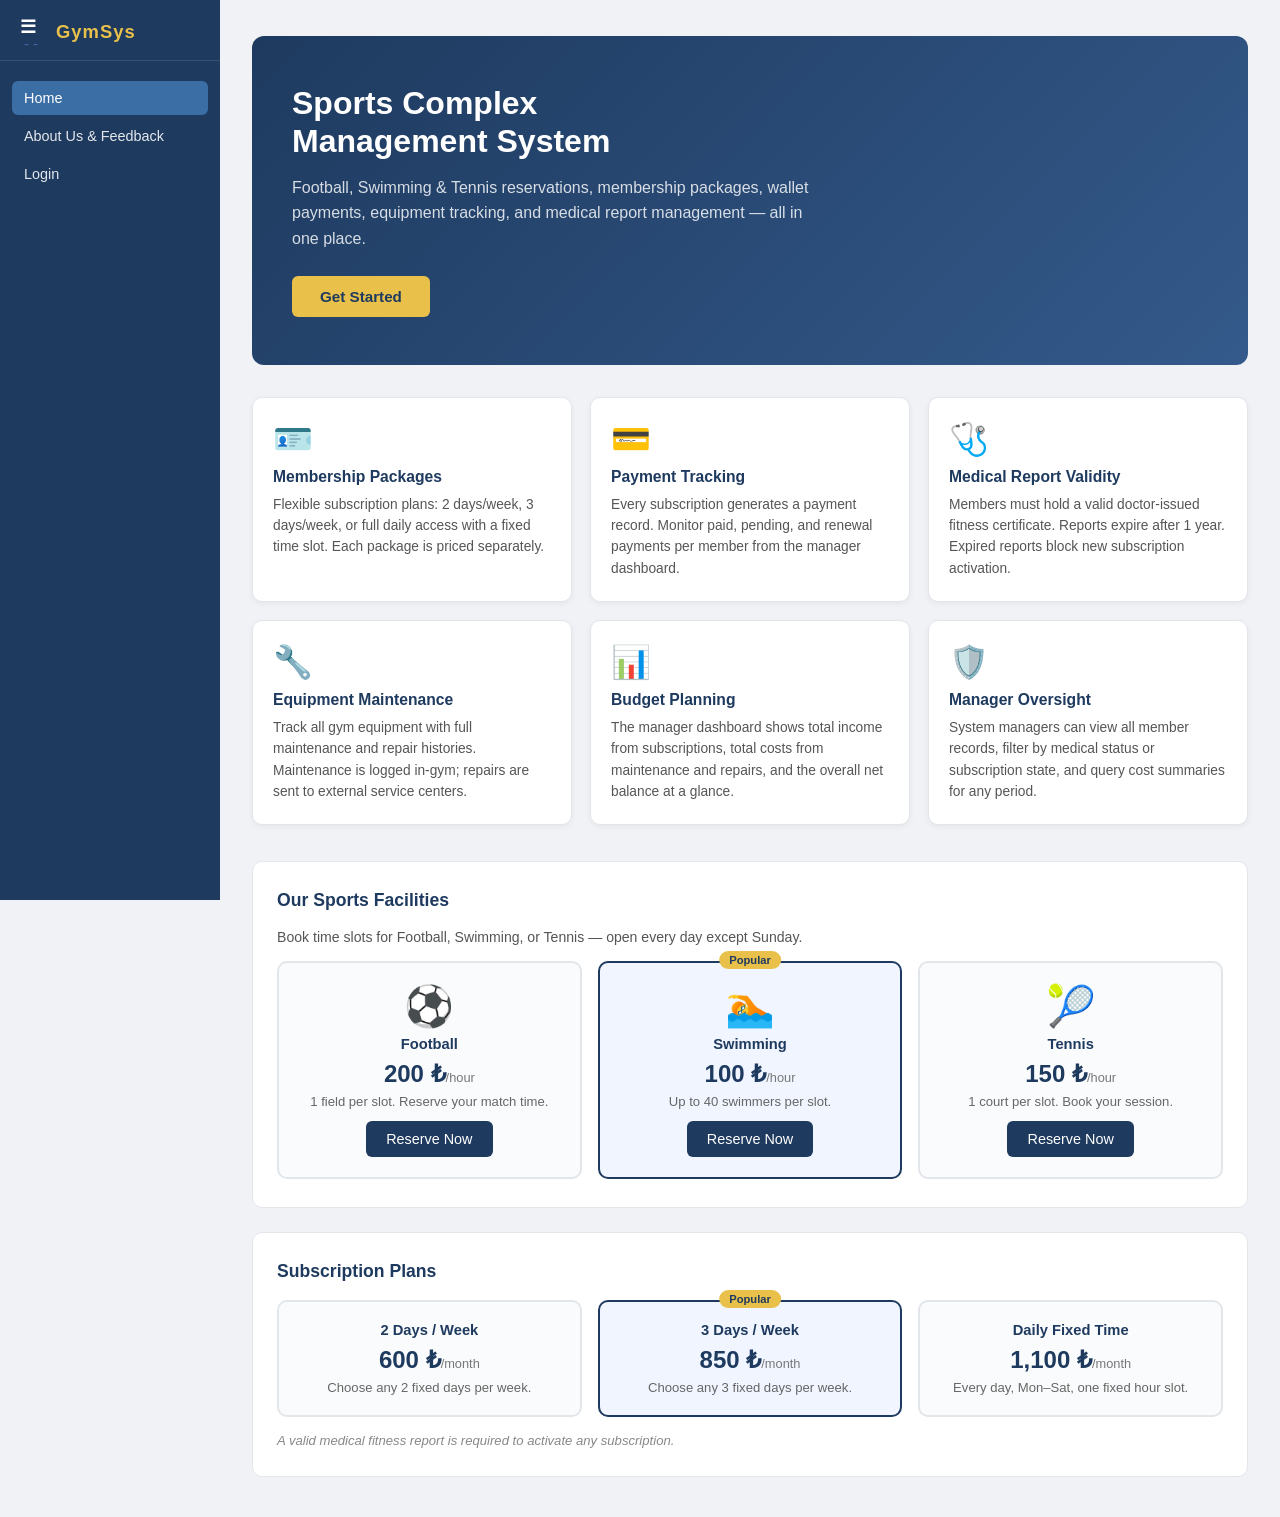
<file: index.html>
<!doctype html>
<html lang="en">
  <head>
    <meta charset="UTF-8" />
    <meta name="viewport" content="width=device-width, initial-scale=1.0" />
    <title>Sports Complex Management System</title>
    <link rel="stylesheet" href="styleSheets/index.css" />
  </head>
  <body>
    <div class="container">
      <aside class="sidebar" id="sidebar">
        <div class="sidebar-logo">
          <span class="logo-icon">🏋️</span>
          <span class="logo-text">GymSys</span>
        </div>
        <ul>
          <li><a href="index.html" id="home-link">Home</a></li>
          <li class="show-after-login">
            <a href="profileWallet.html">Profile &amp; Wallet</a>
          </li>
          <li class="show-after-login">
            <a href="subscriptions.html">Membership Packages</a>
          </li>
          <li class="show-after-login">
            <a href="reservationTimes.html">Reservations &amp; Times</a>
          </li>
          <li class="show-after-login">
            <a href="cart.html">Cart</a>
          </li>
          <li>
            <a href="aboutUs.html">About Us &amp; Feedback</a>
          </li>
          <li class="login-logout">
            <a href="login.html"><span class="login-logout-link">Login</span></a>
          </li>
        </ul>
      </aside>

      <main class="main-content">
        <button class="toggle-btn" onclick="toggleSidebar()">☰</button>

        <div class="hero-banner">
          <div class="hero-text">
            <h1>Sports Complex<br>Management System</h1>
            <p>Football, Swimming &amp; Tennis reservations, membership packages, wallet payments, equipment tracking, and medical report management — all in one place.</p>
            <a href="login.html" class="hero-btn" id="hero-cta">Get Started</a>
          </div>
        </div>

        <section class="feature-grid">
          <div class="feature-card">
            <div class="feat-icon">🪪</div>
            <h3>Membership Packages</h3>
            <p>Flexible subscription plans: 2 days/week, 3 days/week, or full daily access with a fixed time slot. Each package is priced separately.</p>
          </div>
          <div class="feature-card">
            <div class="feat-icon">💳</div>
            <h3>Payment Tracking</h3>
            <p>Every subscription generates a payment record. Monitor paid, pending, and renewal payments per member from the manager dashboard.</p>
          </div>
          <div class="feature-card">
            <div class="feat-icon">🩺</div>
            <h3>Medical Report Validity</h3>
            <p>Members must hold a valid doctor-issued fitness certificate. Reports expire after 1 year. Expired reports block new subscription activation.</p>
          </div>
          <div class="feature-card">
            <div class="feat-icon">🔧</div>
            <h3>Equipment Maintenance</h3>
            <p>Track all gym equipment with full maintenance and repair histories. Maintenance is logged in-gym; repairs are sent to external service centers.</p>
          </div>
          <div class="feature-card">
            <div class="feat-icon">📊</div>
            <h3>Budget Planning</h3>
            <p>The manager dashboard shows total income from subscriptions, total costs from maintenance and repairs, and the overall net balance at a glance.</p>
          </div>
          <div class="feature-card">
            <div class="feat-icon">🛡️</div>
            <h3>Manager Oversight</h3>
            <p>System managers can view all member records, filter by medical status or subscription state, and query cost summaries for any period.</p>
          </div>
        </section>

        <section class="packages-preview" style="margin-bottom:24px;">
          <h2>Our Sports Facilities</h2>
          <p style="color:#555;font-size:0.88rem;margin-bottom:16px;">Book time slots for Football, Swimming, or Tennis — open every day except Sunday.</p>
          <div class="plan-row">
            <div class="plan-card">
              <div class="feat-icon" style="font-size:2.5rem;margin-bottom:6px;">⚽</div>
              <div class="plan-name">Football</div>
              <div class="plan-price">200 ₺<span>/hour</span></div>
              <div class="plan-desc">1 field per slot. Reserve your match time.</div>
              <a href="reservationTimes.html" class="reserve-btn" style="margin-top:12px;display:inline-block;">Reserve Now</a>
            </div>
            <div class="plan-card featured">
              <div class="plan-badge">Popular</div>
              <div class="feat-icon" style="font-size:2.5rem;margin-bottom:6px;">🏊</div>
              <div class="plan-name">Swimming</div>
              <div class="plan-price">100 ₺<span>/hour</span></div>
              <div class="plan-desc">Up to 40 swimmers per slot.</div>
              <a href="reservationTimes.html" class="reserve-btn" style="margin-top:12px;display:inline-block;">Reserve Now</a>
            </div>
            <div class="plan-card">
              <div class="feat-icon" style="font-size:2.5rem;margin-bottom:6px;">🎾</div>
              <div class="plan-name">Tennis</div>
              <div class="plan-price">150 ₺<span>/hour</span></div>
              <div class="plan-desc">1 court per slot. Book your session.</div>
              <a href="reservationTimes.html" class="reserve-btn" style="margin-top:12px;display:inline-block;">Reserve Now</a>
            </div>
          </div>
        </section>

        <section class="packages-preview">
          <h2>Subscription Plans</h2>
          <div class="plan-row">
            <div class="plan-card">
              <div class="plan-name">2 Days / Week</div>
              <div class="plan-price">600 ₺<span>/month</span></div>
              <div class="plan-desc">Choose any 2 fixed days per week.</div>
            </div>
            <div class="plan-card featured">
              <div class="plan-badge">Popular</div>
              <div class="plan-name">3 Days / Week</div>
              <div class="plan-price">850 ₺<span>/month</span></div>
              <div class="plan-desc">Choose any 3 fixed days per week.</div>
            </div>
            <div class="plan-card">
              <div class="plan-name">Daily Fixed Time</div>
              <div class="plan-price">1,100 ₺<span>/month</span></div>
              <div class="plan-desc">Every day, Mon–Sat, one fixed hour slot.</div>
            </div>
          </div>
          <p class="plans-note">A valid medical fitness report is required to activate any subscription.</p>
        </section>

      </main>
    </div>

    <script>
      function toggleSidebar() {
        const sidebar = document.getElementById("sidebar");
        sidebar.classList.toggle("active");
      }
    </script>
    <script src="scripts/index.js" type="module"></script>
  </body>
</html>
</file>
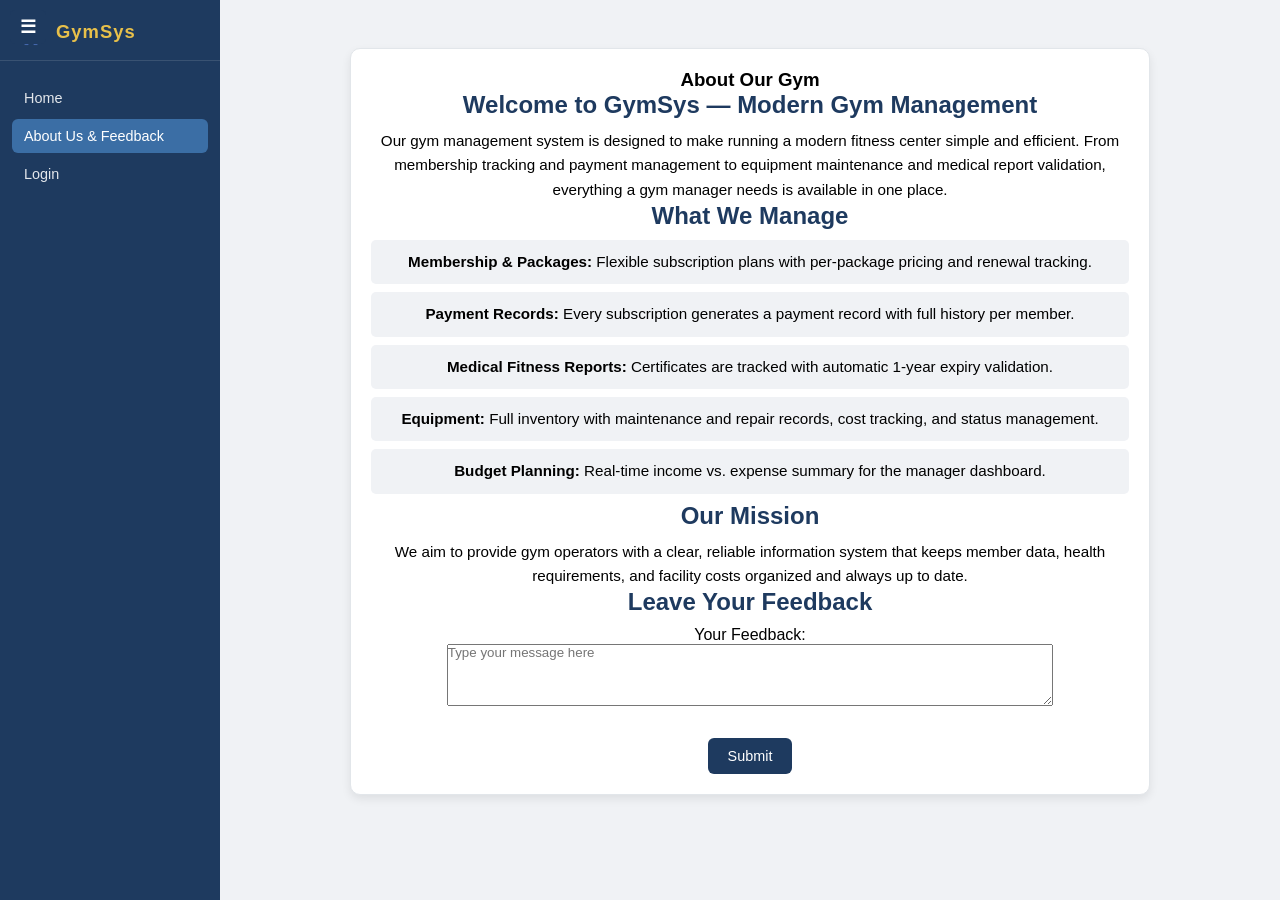
<file: aboutUs.html>
<!DOCTYPE html>
<html lang="en">
  <head>
    <meta charset="UTF-8" />
    <meta name="viewport" content="width=device-width, initial-scale=1.0" />
    <title>About Us — Gym Management System</title>
    <link rel="stylesheet" href="styleSheets/index.css" />
    <style>
      #about-us-id { background-color: #3b6ea5; color: #fff; }
    </style>
  </head>
  <body>
    <div class="container">
      <aside class="sidebar" id="sidebar">
        <div class="sidebar-logo">
          <span class="logo-icon">🏋️</span>
          <span class="logo-text">GymSys</span>
        </div>
        <ul>
          <li><a href="index.html">Home</a></li>
          <li class="show-after-login">
            <a href="profileWallet.html">Profile &amp; Wallet</a>
          </li>
          <li class="show-after-login">
            <a href="subscriptions.html">Membership Packages</a>
          </li>
          <li class="show-after-login">
            <a href="reservationTimes.html">Reservations &amp; Times</a>
          </li>
          <li class="show-after-login">
            <a href="cart.html">Cart</a>
          </li>
          <li><a href="#" id="about-us-id">About Us &amp; Feedback</a></li>
          <li class="login-logout">
            <a href="login.html"><span class="login-logout-link">Login</span></a>
          </li>
        </ul>
      </aside>

      <main class="main-content">
        <button class="toggle-btn" onclick="toggleSidebar()">☰</button>
        <section class="activities">
          <article class="activity">
            <h1>About Our Gym</h1>
            <h2>Welcome to GymSys — Modern Gym Management</h2>
            <p>
              Our gym management system is designed to make running a modern fitness center simple and efficient.
              From membership tracking and payment management to equipment maintenance and medical report validation,
              everything a gym manager needs is available in one place.
            </p>

            <h2>What We Manage</h2>
            <ul>
              <li><strong>Membership &amp; Packages:</strong> Flexible subscription plans with per-package pricing and renewal tracking.</li>
              <li><strong>Payment Records:</strong> Every subscription generates a payment record with full history per member.</li>
              <li><strong>Medical Fitness Reports:</strong> Certificates are tracked with automatic 1-year expiry validation.</li>
              <li><strong>Equipment:</strong> Full inventory with maintenance and repair records, cost tracking, and status management.</li>
              <li><strong>Budget Planning:</strong> Real-time income vs. expense summary for the manager dashboard.</li>
            </ul>

            <h2>Our Mission</h2>
            <p>
              We aim to provide gym operators with a clear, reliable information system that keeps member data,
              health requirements, and facility costs organized and always up to date.
            </p>

            <div class="feedback-form">
              <h2>Leave Your Feedback</h2>
              <label for="feedback">Your Feedback:</label><br />
              <textarea id="feedback" name="feedback" rows="4" cols="50" placeholder="Type your message here"></textarea><br /><br />
              <button class="submit-btn" id="submit-feedback-btn" type="button">Submit</button>
              <p id="feedback-confirm" style="color:green;display:none;">Thank you for your feedback!</p>
            </div>
          </article>
        </section>
      </main>
    </div>

    <script>
      function toggleSidebar() {
        const sidebar = document.getElementById("sidebar");
        sidebar.classList.toggle("active");
      }
    </script>
    <script type="module" src="scripts/LoginUtility.js"></script>
    <script type="module" src="scripts/aboutUs.js"></script>
  </body>
</html>
</file>
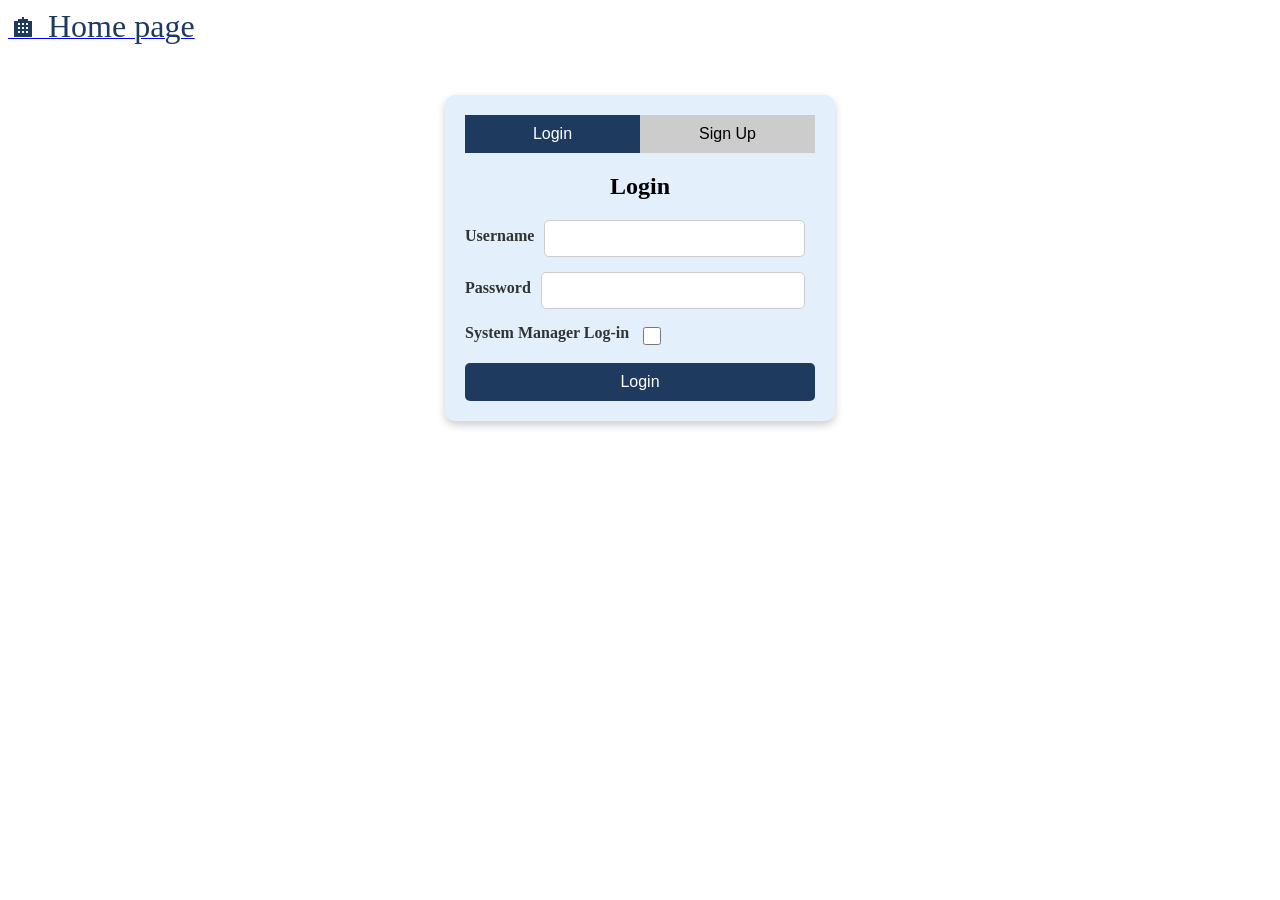
<file: cart.html>
<!DOCTYPE html>
<html lang="en">
<head>
  <meta charset="UTF-8" />
  <meta name="viewport" content="width=device-width, initial-scale=1.0" />
  <title>Cart — Gym Management System</title>
  <link rel="stylesheet" href="styleSheets/index.css" />
  <link rel="stylesheet" href="styleSheets/cart.css" />
</head>
<body>
<div class="container">
  <aside class="sidebar" id="sidebar">
    <div class="sidebar-logo">
      <span class="logo-icon">🏋️</span>
      <span class="logo-text">GymSys</span>
    </div>
    <ul>
      <li><a href="index.html">Home</a></li>
      <li class="show-after-login"><a href="profileWallet.html">Profile &amp; Wallet</a></li>
      <li class="show-after-login"><a href="subscriptions.html">Membership Packages</a></li>
      <li class="show-after-login"><a href="reservationTimes.html">Reservations &amp; Times</a></li>
      <li class="show-after-login"><a href="cart.html" style="background:#3b6ea5;color:#fff;">Cart (<span class="cart-count">0</span>)</a></li>
      <li><a href="aboutUs.html">About Us &amp; Feedback</a></li>
      <li class="login-logout"><a href="login.html"><span class="login-logout-link">Login</span></a></li>
    </ul>
  </aside>

  <main class="main-content">
    <button class="toggle-btn" onclick="toggleSidebar()">☰</button>

    <div class="page-wrap">
      <h1>🛒 My Cart</h1>
      <p class="page-desc">Review your pending reservations below. Confirm and pay from your wallet to finalize bookings.</p>

      <!-- Empty state -->
      <div id="empty-cart" class="info-box info hidden">
        Your cart is empty. <a href="reservationTimes.html">Browse available time slots →</a>
      </div>

      <!-- Cart table -->
      <div id="cart-content" class="hidden">
        <table class="cart-table">
          <thead>
            <tr>
              <th>Sport</th>
              <th>Date</th>
              <th>Time Slot</th>
              <th>Price</th>
              <th></th>
            </tr>
          </thead>
          <tbody id="cart-body"></tbody>
        </table>

        <!-- Summary -->
        <div class="cart-summary">
          <div class="summary-row">
            <span>Total Items:</span>
            <span id="total-items">0</span>
          </div>
          <div class="summary-row summary-total">
            <span>Total Price:</span>
            <span id="total-price">0 ₺</span>
          </div>
          <div class="summary-row">
            <span>Wallet Balance:</span>
            <span id="wallet-balance">0 ₺</span>
          </div>
          <div id="balance-warning" class="balance-warning hidden">
            ⚠️ Insufficient balance. <a href="profileWallet.html">Deposit funds →</a>
          </div>
          <div class="cart-actions">
            <button id="confirm-btn" class="confirm-btn">✓ Confirm &amp; Pay</button>
            <button id="clear-btn" class="clear-btn">Clear Cart</button>
          </div>
        </div>
      </div>

      <!-- Confirmed reservations -->
      <h2 style="margin-top:36px;">My Confirmed Reservations</h2>
      <table class="history-table">
        <thead>
          <tr>
            <th>Sport</th>
            <th>Date</th>
            <th>Time Slot</th>
            <th>Amount Paid</th>
            <th>Confirmed On</th>
            <th>Status</th>
          </tr>
        </thead>
        <tbody id="reservations-body">
          <tr><td colspan="6">No confirmed reservations yet.</td></tr>
        </tbody>
      </table>
    </div>
  </main>
</div>

<script>
  function toggleSidebar() {
    document.getElementById("sidebar").classList.toggle("active");
  }
</script>
<script type="module" src="scripts/cart.js"></script>
</body>
</html>
</file>
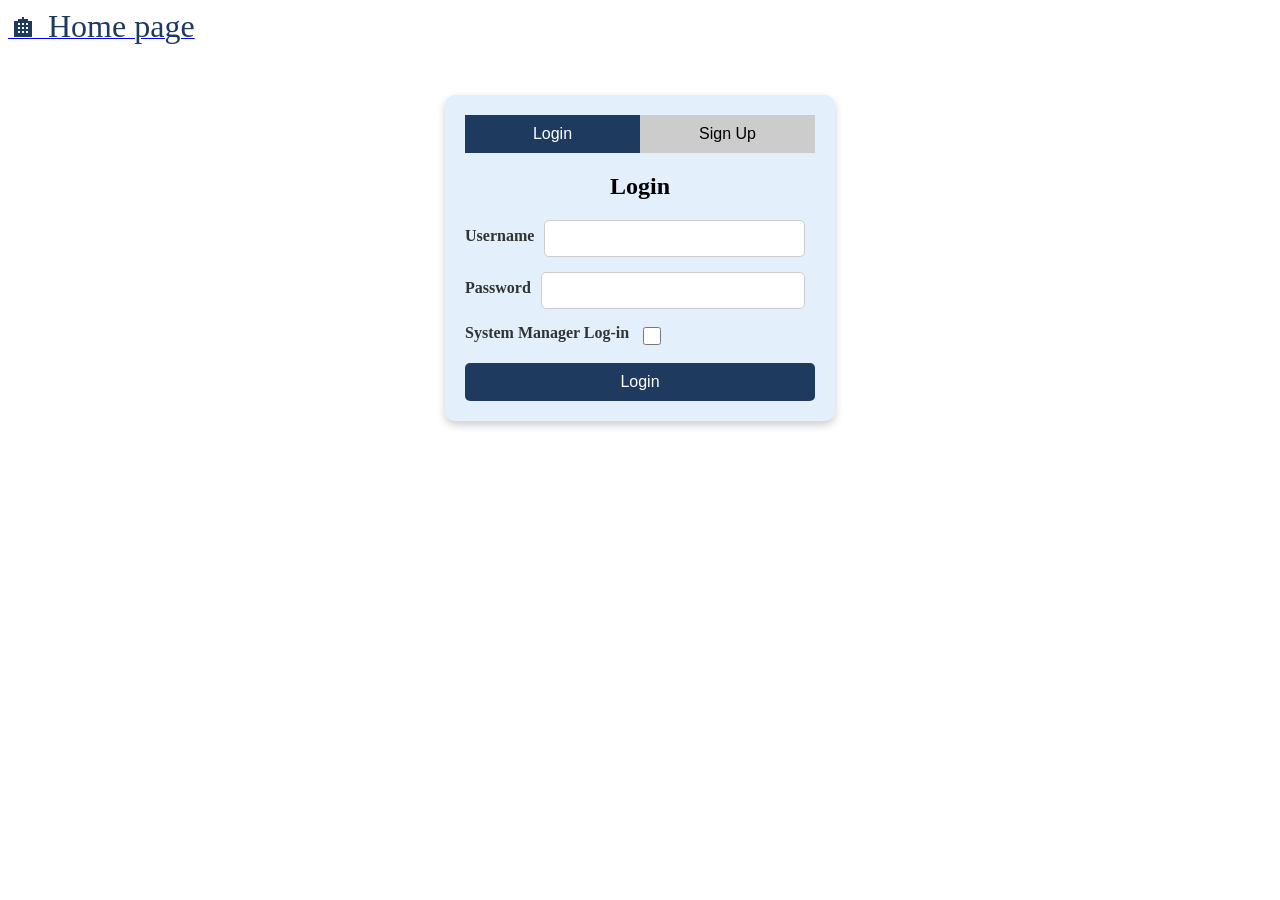
<file: equipment.html>
<!DOCTYPE html>
<html lang="en">
<head>
  <meta charset="UTF-8" />
  <meta name="viewport" content="width=device-width, initial-scale=1.0" />
  <title>Equipment Management</title>
  <link rel="stylesheet" href="styleSheets/equipment.css" />
</head>
<body>
<div class="eq-page">

  <div class="eq-header">
    <h1>Equipment Management</h1>
    <a href="systemManager.html" class="back-link">← Back to Dashboard</a>
  </div>

  <!-- Summary row -->
  <div class="summary-row">
    <div class="sum-card"><div class="sum-label">Total Equipment</div><div class="sum-val" id="total-count">0</div></div>
    <div class="sum-card"><div class="sum-label">Maintenance Cost</div><div class="sum-val" id="total-maint">0 ₺</div></div>
    <div class="sum-card"><div class="sum-label">Repair Cost</div><div class="sum-val" id="total-repair">0 ₺</div></div>
    <div class="sum-card sum-highlight"><div class="sum-label">Total Cost</div><div class="sum-val" id="total-all">0 ₺</div></div>
  </div>

  <!-- Add Equipment -->
  <div class="eq-card">
    <h2>Add New Equipment</h2>
    <div class="form-row">
      <div class="form-group">
        <label>Name</label>
        <input type="text" id="eq-name" placeholder="e.g. Treadmill #3" />
      </div>
      <div class="form-group">
        <label>Type</label>
        <select id="eq-type">
          <option>Cardio</option>
          <option>Strength</option>
          <option>Free Weights</option>
          <option>Flexibility</option>
          <option>Other</option>
        </select>
      </div>
      <div class="form-group">
        <label>Serial No.</label>
        <input type="text" id="eq-serial" placeholder="e.g. TM-003" />
      </div>
      <div class="form-group">
        <label>Purchase Date</label>
        <input type="date" id="eq-purchase-date" />
      </div>
    </div>
    <button id="add-equipment-btn">Add Equipment</button>
  </div>

  <!-- Equipment list -->
  <div class="eq-card">
    <h2>Inventory</h2>
    <div id="equipment-list"><p class="empty-msg">No equipment added yet.</p></div>
  </div>

  <!-- Record modal -->
  <div id="modal-overlay" class="overlay hidden"></div>
  <div id="record-modal" class="modal hidden">
    <div class="modal-top">
      <h2 id="modal-title">Records</h2>
      <button id="close-modal">✕</button>
    </div>
    <p id="modal-info" class="modal-info"></p>

    <div class="eq-card" style="margin-bottom:16px;">
      <h3>Add Record</h3>
      <div class="form-row">
        <div class="form-group">
          <label>Type</label>
          <select id="rec-type">
            <option value="maintenance">Maintenance (at gym)</option>
            <option value="repair">Repair (service center)</option>
          </select>
        </div>
        <div class="form-group">
          <label>Date</label>
          <input type="date" id="rec-date" />
        </div>
        <div class="form-group">
          <label id="rec-by-label">Performed By</label>
          <input type="text" id="rec-by" placeholder="e.g. Ali (technician)" />
        </div>
        <div class="form-group">
          <label>Cost (₺)</label>
          <input type="number" id="rec-cost" min="0" placeholder="0" />
        </div>
      </div>
      <div class="form-group" style="max-width:500px; margin-top:8px;">
        <label>Notes</label>
        <input type="text" id="rec-notes" placeholder="What was done?" />
      </div>
      <button id="save-record-btn" style="margin-top:10px;">Save Record</button>
    </div>

    <!-- Status update -->
    <div style="margin-bottom:16px; display:flex; align-items:center; gap:10px; flex-wrap:wrap;">
      <label style="font-weight:600; color:#444;">Update Status:</label>
      <select id="status-select">
        <option value="Operational">Operational</option>
        <option value="Under Maintenance">Under Maintenance</option>
        <option value="Under Repair">Under Repair (at service center)</option>
        <option value="Out of Service">Out of Service</option>
      </select>
      <button id="update-status-btn">Update</button>
    </div>

    <!-- Records table -->
    <h3>History</h3>
    <table class="rec-table">
      <thead>
        <tr><th>Type</th><th>Date</th><th>Performed By</th><th>Notes</th><th>Cost</th><th></th></tr>
      </thead>
      <tbody id="rec-tbody"><tr><td colspan="6">No records yet.</td></tr></tbody>
    </table>
    <p id="rec-totals" class="rec-totals"></p>
  </div>

</div>
<script src="scripts/equipment.js"></script>
</body>
</html>
</file>
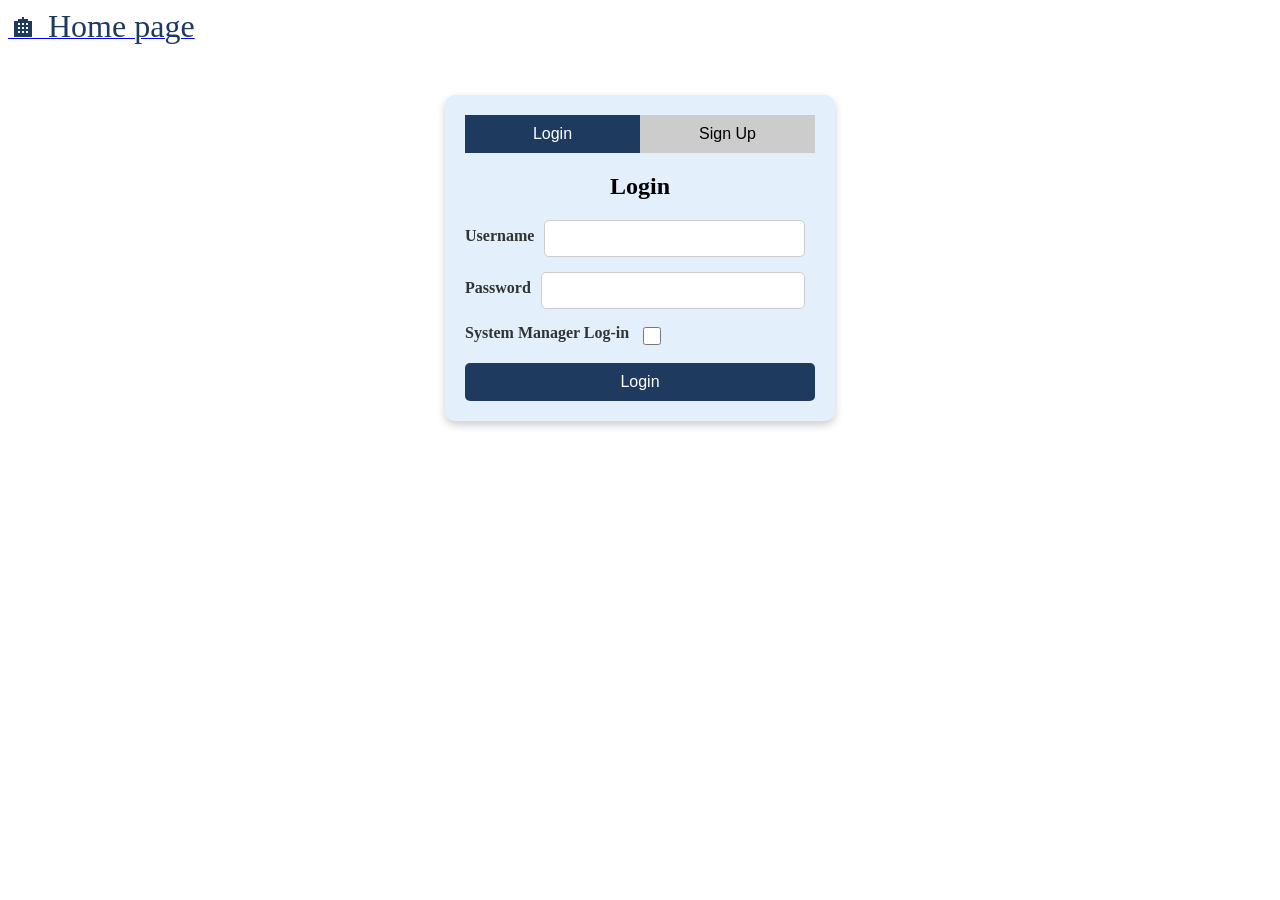
<file: login.html>
<!DOCTYPE html>
<html lang="en">
  <head>
    <meta charset="UTF-8" />
    <meta name="viewport" content="width=device-width, initial-scale=1.0" />
    <title>Login & Sign Up — Gym Management System</title>
    <link rel="stylesheet" href="styleSheets/loginPage.css" />
  </head>
  <body>
    <a href="index.html"> <span class="back-to-home">🏠︎ Home page</span></a>
    <div class="auth-container">
      <!-- Toggle Buttons -->
      <div class="toggle-buttons">
        <button id="show-login" class="active">Login</button>
        <button id="show-signup">Sign Up</button>
      </div>

      <!-- Login Form -->
      <div id="login-form" class="form">
        <h2>Login</h2>
        <form action="dashboard.html" method="POST">
          <div class="input-group login-group">
            <label for="login-username">Username</label>
            <input type="text" id="login-username" name="username" required />
          </div>
          <div class="input-group login-group">
            <label for="login-password">Password</label>
            <input
              type="password"
              id="login-password"
              name="password"
              required
            />
          </div>
          <div class="input-group login-group">
            <label for="is-manager">System Manager Log-in</label>
            <input type="checkbox" id="is-manager" />
          </div>
          <div class="incorrect-info-login"></div>
          <button type="submit" class="auth-btn">Login</button>
        </form>
      </div>

      <!-- Sign Up Form -->
      <div id="signup-form" class="form hidden">
        <h2>Sign Up</h2>
        <form action="welcome.html" method="POST">
          <div class="input-group">
            <label for="signup-username">Name/Surname</label>
            <input type="text" id="signup-username" name="username" required />
          </div>
          <div class="input-group">
            <label for="signup-email">Email</label>
            <input type="email" id="signup-email" name="email" required />
          </div>
          <div class="input-group">
            <label for="signup-phone">Phone Number</label>
            <input type="tel" id="signup-phone" name="phone" placeholder="e.g. 0532 123 4567" />
          </div>
          <div class="input-group">
            <label for="signup-dob">Date of Birth</label>
            <input type="date" id="signup-dob" name="dob" />
          </div>
          <div class="input-group">
            <label for="signup-password">Password</label>
            <input
              type="password"
              id="signup-password"
              name="password"
              required
            />
          </div>
          <div class="input-group">
            <label for="signup-confirm-password">Confirm Password</label>
            <input
              type="password"
              id="signup-confirm-password"
              name="confirm-password"
              required
            />
          </div>
          <div class="incorrect-info-signup"></div>
          <button type="submit" class="auth-btn">Sign Up</button>
        </form>
      </div>
    </div>

    <script type="module" src="scripts/login.js"></script>
  </body>
</html>
</file>
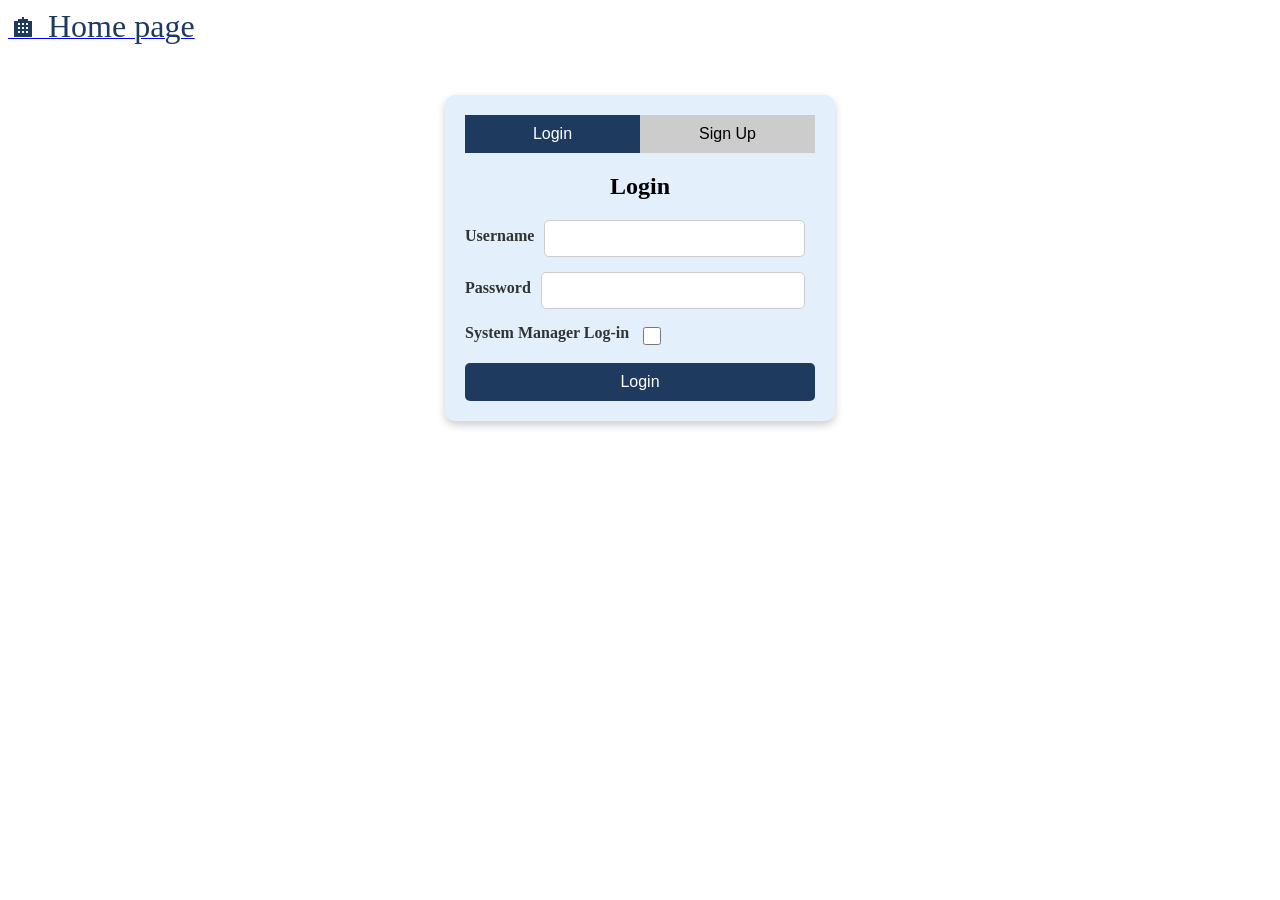
<file: reservationTimes.html>
<!DOCTYPE html>
<html lang="en">
<head>
  <meta charset="UTF-8" />
  <meta name="viewport" content="width=device-width, initial-scale=1.0" />
  <title>Reservations & Times — Gym Management System</title>
  <link rel="stylesheet" href="styleSheets/index.css" />
  <link rel="stylesheet" href="styleSheets/reservationTimes.css" />
</head>
<body>
<div class="container">
  <aside class="sidebar" id="sidebar">
    <div class="sidebar-logo">
      <span class="logo-icon">🏋️</span>
      <span class="logo-text">GymSys</span>
    </div>
    <ul>
      <li><a href="index.html">Home</a></li>
      <li class="show-after-login"><a href="profileWallet.html">Profile &amp; Wallet</a></li>
      <li class="show-after-login"><a href="subscriptions.html">Membership Packages</a></li>
      <li class="show-after-login"><a href="reservationTimes.html" style="background:#3b6ea5;color:#fff;">Reservations &amp; Times</a></li>
      <li class="show-after-login"><a href="cart.html">Cart (<span class="cart-count">0</span>)</a></li>
      <li><a href="aboutUs.html">About Us &amp; Feedback</a></li>
      <li class="login-logout"><a href="login.html"><span class="login-logout-link">Login</span></a></li>
    </ul>
  </aside>

  <main class="main-content">
    <button class="toggle-btn" onclick="toggleSidebar()">☰</button>

    <div class="page-wrap">
      <h1>Reservations &amp; Times</h1>
      <p class="page-desc">Select a date and book time slots for Football, Swimming, or Tennis. The complex is closed on Sundays.</p>

      <!-- Date picker -->
      <div class="date-picker-row">
        <label for="res-date">Select Date:</label>
        <input type="date" id="res-date" />
        <span id="date-status" class="date-status"></span>
      </div>

      <!-- Sports sections -->
      <div id="sports-sections" class="sports-sections hidden">

        <!-- Football -->
        <div class="sport-section">
          <div class="sport-header football-header">
            <span class="sport-icon">⚽</span>
            <div>
              <h2>Football</h2>
              <p>1 field available per slot · 200 ₺ per hour</p>
            </div>
          </div>
          <div class="slots-grid" id="football-slots"></div>
        </div>

        <!-- Swimming -->
        <div class="sport-section">
          <div class="sport-header swimming-header">
            <span class="sport-icon">🏊</span>
            <div>
              <h2>Swimming</h2>
              <p>Up to 40 swimmers per slot · 100 ₺ per hour</p>
            </div>
          </div>
          <div class="slots-grid" id="swimming-slots"></div>
        </div>

        <!-- Tennis -->
        <div class="sport-section">
          <div class="sport-header tennis-header">
            <span class="sport-icon">🎾</span>
            <div>
              <h2>Tennis</h2>
              <p>1 court available per slot · 150 ₺ per hour</p>
            </div>
          </div>
          <div class="slots-grid" id="tennis-slots"></div>
        </div>

      </div>

      <div id="sunday-msg" class="info-box warning hidden">
        🚫 The sports complex is <strong>closed on Sundays</strong>. Please select another date.
      </div>

    </div>
  </main>
</div>

<script>
  function toggleSidebar() {
    document.getElementById("sidebar").classList.toggle("active");
  }
</script>
<script type="module" src="scripts/reservationTimes.js"></script>
</body>
</html>
</file>
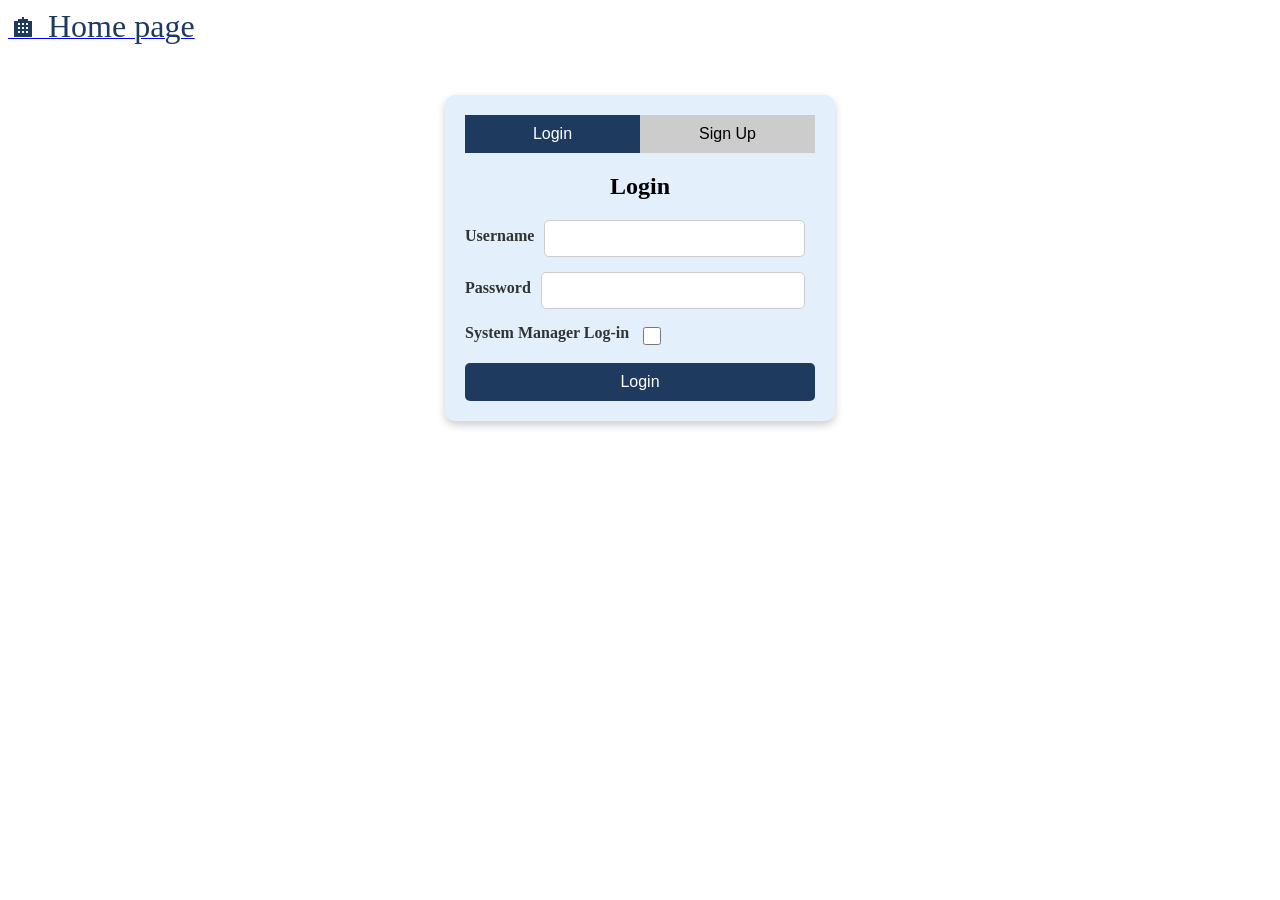
<file: subscriptions.html>
<!DOCTYPE html>
<html lang="en">
<head>
  <meta charset="UTF-8" />
  <meta name="viewport" content="width=device-width, initial-scale=1.0" />
  <title>Membership Packages — Gym Management System</title>
  <link rel="stylesheet" href="styleSheets/index.css" />
  <link rel="stylesheet" href="styleSheets/subscriptions.css" />
</head>
<body>
<div class="container">
  <aside class="sidebar" id="sidebar">
    <div class="sidebar-logo">
      <span class="logo-icon">🏋️</span>
      <span class="logo-text">GymSys</span>
    </div>
    <ul>
      <li><a href="index.html">Home</a></li>
      <li class="show-after-login"><a href="profileWallet.html">Profile &amp; Wallet</a></li>
      <li class="show-after-login"><a href="subscriptions.html" style="background:#3b6ea5;color:#fff;">Membership Packages</a></li>
      <li class="show-after-login"><a href="reservationTimes.html">Reservations &amp; Times</a></li>
      <li class="show-after-login"><a href="cart.html">Cart</a></li>
      <li><a href="aboutUs.html">About Us &amp; Feedback</a></li>
      <li class="login-logout"><a href="login.html"><span class="login-logout-link">Login</span></a></li>
    </ul>
  </aside>

  <main class="main-content">
    <button class="toggle-btn" onclick="toggleSidebar()">☰</button>

    <div class="page-wrap">
      <h1>Membership Packages</h1>

      <!-- Medical warning -->
      <div id="medical-warning" class="info-box warning hidden">
        ⚠️ You need a valid medical fitness report before subscribing.
        <a href="profileWallet.html">Add it in your profile →</a>
      </div>

      <!-- Current subscription -->
      <div id="current-sub-box" class="info-box success hidden"></div>

      <!-- Package selection table -->
      <h2>Available Packages</h2>
      <table class="package-table">
        <thead>
          <tr>
            <th>Package</th>
            <th>Access Days</th>
            <th>Price / Month</th>
            <th></th>
          </tr>
        </thead>
        <tbody>
          <tr id="row-2days">
            <td><strong>2 Days / Week</strong></td>
            <td>Any 2 days you choose</td>
            <td>600 ₺</td>
            <td><button class="select-btn" data-pkg="2days">Select</button></td>
          </tr>
          <tr id="row-3days">
            <td><strong>3 Days / Week</strong></td>
            <td>Any 3 days you choose</td>
            <td>850 ₺</td>
            <td><button class="select-btn" data-pkg="3days">Select</button></td>
          </tr>
          <tr id="row-timeslot">
            <td><strong>Daily (Fixed Time)</strong></td>
            <td>Every day, Mon–Sat, one fixed hour</td>
            <td>1,100 ₺</td>
            <td><button class="select-btn" data-pkg="timeslot">Select</button></td>
          </tr>
        </tbody>
      </table>

      <!-- Subscribe form -->
      <div id="subscribe-form" class="subscribe-form hidden">
        <h2 id="form-title">Subscribe</h2>

        <div id="day-picker" class="hidden">
          <p id="day-picker-label">Choose your days:</p>
          <div id="day-checkboxes">
            <label><input type="checkbox" value="Monday" /> Monday</label>
            <label><input type="checkbox" value="Tuesday" /> Tuesday</label>
            <label><input type="checkbox" value="Wednesday" /> Wednesday</label>
            <label><input type="checkbox" value="Thursday" /> Thursday</label>
            <label><input type="checkbox" value="Friday" /> Friday</label>
            <label><input type="checkbox" value="Saturday" /> Saturday</label>
          </div>
        </div>

        <div id="timeslot-picker" class="hidden">
          <label for="timeslot-select">Choose your daily time slot:</label><br />
          <select id="timeslot-select">
            <option value="">-- Select a time --</option>
            <option value="07:00-08:00">07:00 – 08:00</option>
            <option value="08:00-09:00">08:00 – 09:00</option>
            <option value="09:00-10:00">09:00 – 10:00</option>
            <option value="10:00-11:00">10:00 – 11:00</option>
            <option value="11:00-12:00">11:00 – 12:00</option>
            <option value="14:00-15:00">14:00 – 15:00</option>
            <option value="15:00-16:00">15:00 – 16:00</option>
            <option value="16:00-17:00">16:00 – 17:00</option>
            <option value="17:00-18:00">17:00 – 18:00</option>
            <option value="18:00-19:00">18:00 – 19:00</option>
            <option value="19:00-20:00">19:00 – 20:00</option>
          </select>
        </div>

        <p id="form-price-info" style="margin-top:12px; color:#555;"></p>
        <button id="confirm-subscribe-btn">Confirm Subscription</button>
        <button id="cancel-select-btn" style="margin-left:10px;">Cancel</button>
      </div>

      <!-- Subscription history -->
      <h2 style="margin-top:32px;">My Subscription History</h2>
      <table class="history-table">
        <thead>
          <tr>
            <th>Package</th>
            <th>Days / Slot</th>
            <th>Start</th>
            <th>End</th>
            <th>Amount Paid</th>
            <th>Status</th>
          </tr>
        </thead>
        <tbody id="history-body">
          <tr><td colspan="6">No subscription history yet.</td></tr>
        </tbody>
      </table>
    </div>
  </main>
</div>

<script>
  function toggleSidebar() {
    document.getElementById("sidebar").classList.toggle("active");
  }
</script>
<script type="module" src="scripts/subscriptions.js"></script>
</body>
</html>
</file>
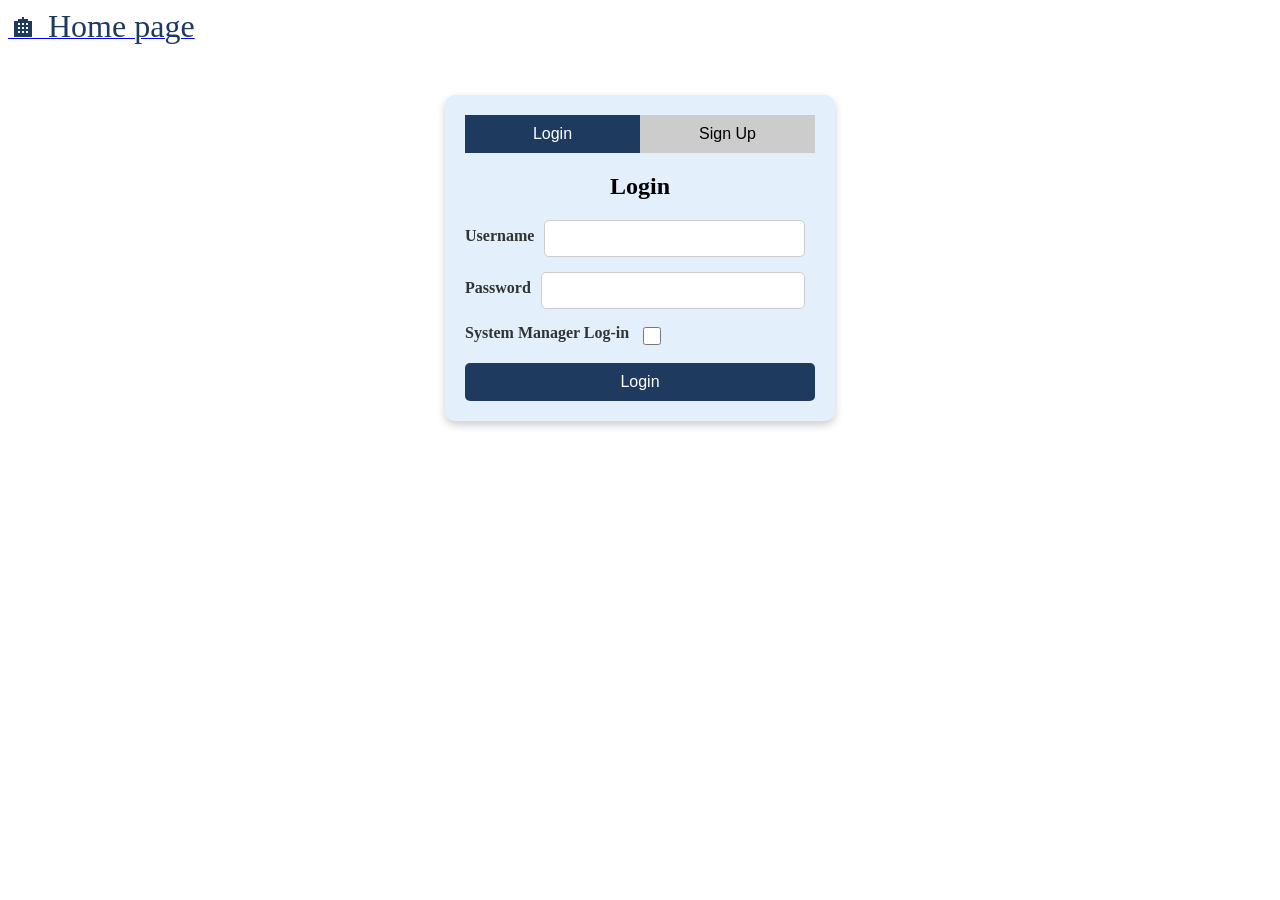
<file: systemManager.html>
<!DOCTYPE html>
<html lang="en">
  <head>
    <meta charset="UTF-8" />
    <meta name="viewport" content="width=device-width, initial-scale=1.0" />
    <title>Manager Dashboard — Gym Management System</title>
    <link rel="stylesheet" href="styleSheets/systemManager.css" />
    <link rel="stylesheet" href="styleSheets/sysManagerExtended.css" />
  </head>
  <body>
    <div class="dashboard-container">
      <h1>⚙️ Manager Dashboard — Gym Management System</h1>
      <button id="logout-btn">Logout</button>

      <!-- Navigation Tabs -->
      <div class="tabs">
        <button class="tab-btn active" data-tab="members">👥 Members</button>
        <button class="tab-btn" data-tab="subscribers">🩺 Subscribers &amp; Medical</button>
        <button class="tab-btn" data-tab="budget">💰 Budget &amp; Payments</button>
        <button class="tab-btn" data-tab="equipment-tab">🔧 Equipment</button>
        <button class="tab-btn" data-tab="reservations-tab">📅 Reservations</button>
        <button class="tab-btn" data-tab="feedback-tab">💬 Feedback</button>
      </div>

      <!-- TAB 1: Members -->
      <div id="tab-members" class="tab-content active">
        <section>
          <h2>All Registered Members</h2>
          <table>
            <thead>
              <tr>
                <th>Name</th><th>Email</th><th>Phone</th><th>Date of Birth</th><th>Balance (₺)</th>
              </tr>
            </thead>
            <tbody id="members-table">
              <tr><td colspan="5">No members found.</td></tr>
            </tbody>
          </table>
        </section>
      </div>

      <!-- TAB 2: Subscribers & Medical Reports -->
      <div id="tab-subscribers" class="tab-content">
        <section>
          <h2>Subscriber Information &amp; Medical Report Status</h2>
          <div class="filter-row">
            <label>Medical Status:
              <select id="medical-filter">
                <option value="all">All</option>
                <option value="valid">Valid</option>
                <option value="expiring">Expiring Soon</option>
                <option value="expired">Expired</option>
                <option value="missing">Missing</option>
              </select>
            </label>
            <label>Subscription:
              <select id="sub-filter">
                <option value="all">All</option>
                <option value="active">Active</option>
                <option value="none">Expired / None</option>
              </select>
            </label>
          </div>
          <table>
            <thead>
              <tr>
                <th>Username</th><th>Email</th><th>Package</th>
                <th>Sub. Expires</th><th>Medical Issuer</th>
                <th>Report Expires</th><th>Medical Status</th>
              </tr>
            </thead>
            <tbody id="subscribers-body">
              <tr><td colspan="7">No subscribers found.</td></tr>
            </tbody>
          </table>
        </section>
      </div>

      <!-- TAB 3: Budget & Payments -->
      <div id="tab-budget" class="tab-content">
        <section>
          <h2>Budget Overview</h2>
          <div class="budget-summary-row">
            <div class="budget-card card-green">
              <div class="bcard-label">Total Income (Subscriptions + Reservations)</div>
              <div class="bcard-value" id="budget-sub-revenue">0 ₺</div>
            </div>
            <div class="budget-card card-red">
              <div class="bcard-label">Maintenance Costs</div>
              <div class="bcard-value" id="budget-maint-costs">0 ₺</div>
            </div>
            <div class="budget-card card-orange">
              <div class="bcard-label">Repair Costs</div>
              <div class="bcard-value" id="budget-repair-costs">0 ₺</div>
            </div>
            <div class="budget-card card-purple">
              <div class="bcard-label">Total Expenses</div>
              <div class="bcard-value" id="budget-total-expenses">0 ₺</div>
            </div>
            <div class="budget-card card-dark">
              <div class="bcard-label">Net Balance</div>
              <div class="bcard-value" id="budget-net">0 ₺</div>
            </div>
          </div>

          <h3 class="section-sub-title">Subscription Payment Log</h3>
          <table>
            <thead>
              <tr>
                <th>Member</th><th>Package</th><th>Amount</th><th>Start Date</th><th>Paid On</th>
              </tr>
            </thead>
            <tbody id="sub-payments-body">
              <tr><td colspan="5">No subscription payments yet.</td></tr>
            </tbody>
          </table>
        </section>
      </div>

      <!-- TAB 4: Equipment -->
      <div id="tab-equipment-tab" class="tab-content">
        <section>
          <h2>Equipment Overview</h2>
          <p style="color:#555;margin-bottom:16px;">
            Monitor gym equipment status and cost summary. Log maintenance performed at the gym and
            repairs sent to external service centers.
          </p>
          <a href="equipment.html" class="goto-equipment-btn">
            🔧 Open Equipment Manager →
          </a>
          <div id="equipment-overview" style="margin-top:24px;"></div>
        </section>
      </div>

      <!-- TAB 6: Reservations -->
      <div id="tab-reservations-tab" class="tab-content">
        <section>
          <h2>All Reservations</h2>
          <div class="filter-row">
            <label>Sport:
              <select id="res-sport-filter">
                <option value="all">All Sports</option>
                <option value="Football">Football</option>
                <option value="Swimming">Swimming</option>
                <option value="Tennis">Tennis</option>
              </select>
            </label>
          </div>
          <table>
            <thead>
              <tr>
                <th>Member</th><th>Email</th><th>Sport</th>
                <th>Date</th><th>Time Slot</th><th>Amount</th><th>Confirmed On</th>
              </tr>
            </thead>
            <tbody id="reservations-admin-body">
              <tr><td colspan="7">No reservations found.</td></tr>
            </tbody>
          </table>
        </section>
      </div>

      <!-- TAB 5: Feedback -->
      <div id="tab-feedback-tab" class="tab-content">
        <section class="feedback">
          <h2>Member Feedback</h2>
          <ul id="feedback-list"><li>No feedback submitted yet.</li></ul>
        </section>
      </div>
    </div>

    <script src="scripts/systemManager.js"></script>
  </body>
</html>
</file>
<file: styleSheets/index.css>
* {
  margin: 0;
  padding: 0;
  box-sizing: border-box;
  font-family: 'Segoe UI', Arial, sans-serif;
}

body {
  display: flex;
  min-height: 100vh;
  background-color: #f0f2f5;
}

.container {
  display: flex;
  width: 100%;
}

/* ── Sidebar ───────────────────────────────────── */
.sidebar {
  width: 220px;
  min-width: 220px;
  background: #1e3a5f;
  color: white;
  padding: 0 0 20px;
  height: 100vh;
  position: sticky;
  top: 0;
  overflow: hidden;
  transition: width 0.3s, min-width 0.3s;
  display: flex;
  flex-direction: column;
}

.sidebar-logo {
  display: flex;
  align-items: center;
  gap: 10px;
  padding: 18px 16px 14px;
  border-bottom: 1px solid rgba(255,255,255,0.12);
  margin-bottom: 6px;
}
.logo-icon { font-size: 1.5rem; }
.logo-text {
  font-size: 1.15rem;
  font-weight: 700;
  letter-spacing: 1px;
  color: #e8c04a;
}

.sidebar ul {
  list-style: none;
  padding: 10px 12px;
  margin: 0;
}

.sidebar ul li {
  margin: 4px 0;
}

.sidebar ul li a {
  color: rgba(255,255,255,0.88);
  text-decoration: none;
  display: block;
  padding: 9px 12px;
  border-radius: 6px;
  font-size: 0.9rem;
  transition: background 0.2s;
}

.sidebar ul li a:hover {
  background-color: rgba(255,255,255,0.12);
  color: #fff;
}

#home-link {
  background-color: #3b6ea5;
  color: #fff !important;
}

.sidebar.active {
  width: 46px;
  min-width: 46px;
}

.sidebar.active .sidebar-logo .logo-text,
.sidebar.active ul {
  display: none;
}

/* ── Main content ──────────────────────────────── */
.main-content {
  flex: 1;
  padding: 28px 32px 40px;
  background-color: #f0f2f5;
  min-height: 100vh;
  overflow-x: hidden;
}

.toggle-btn {
  background-color: #1e3a5f;
  color: white;
  border: none;
  padding: 6px 10px;
  cursor: pointer;
  font-size: 18px;
  font-weight: bold;
  position: fixed;
  top: 10px;
  left: 10px;
  border-radius: 5px;
  z-index: 100;
}
.toggle-btn:hover { background-color: #3b6ea5; }

/* ── Hero banner ───────────────────────────────── */
.hero-banner {
  background: linear-gradient(135deg, #1e3a5f 0%, #345a8b 100%);
  border-radius: 12px;
  padding: 48px 40px;
  margin-bottom: 32px;
  color: #fff;
  margin-top: 8px;
}

.hero-text h1 {
  font-size: 2rem;
  font-weight: 800;
  line-height: 1.2;
  margin-bottom: 14px;
  color: #fff;
}

.hero-text p {
  font-size: 1rem;
  color: rgba(255,255,255,0.82);
  max-width: 520px;
  line-height: 1.6;
  margin-bottom: 24px;
}

.hero-btn {
  display: inline-block;
  background: #e8c04a;
  color: #1e3a5f;
  font-weight: 700;
  font-size: 0.95rem;
  padding: 12px 28px;
  border-radius: 6px;
  text-decoration: none;
  transition: background 0.2s;
}
.hero-btn:hover { background: #d4aa3a; }

/* ── Feature grid ──────────────────────────────── */
.feature-grid {
  display: grid;
  grid-template-columns: repeat(auto-fill, minmax(260px, 1fr));
  gap: 18px;
  margin-bottom: 36px;
}

.feature-card {
  background: #fff;
  border-radius: 10px;
  padding: 22px 20px;
  border: 1px solid #e2e6ea;
  box-shadow: 0 2px 6px rgba(0,0,0,0.05);
  transition: box-shadow 0.2s;
}
.feature-card:hover { box-shadow: 0 4px 14px rgba(0,0,0,0.1); }

.feat-icon {
  font-size: 2rem;
  margin-bottom: 10px;
}

.feature-card h3 {
  font-size: 0.98rem;
  font-weight: 700;
  color: #1e3a5f;
  margin-bottom: 8px;
}

.feature-card p {
  font-size: 0.86rem;
  color: #555;
  line-height: 1.55;
}

/* ── Packages preview ──────────────────────────── */
.packages-preview {
  background: #fff;
  border-radius: 10px;
  padding: 28px 24px;
  border: 1px solid #e2e6ea;
}

.packages-preview h2 {
  color: #1e3a5f;
  font-size: 1.1rem;
  margin-bottom: 18px;
}

.plan-row {
  display: flex;
  gap: 16px;
  flex-wrap: wrap;
}

.plan-card {
  flex: 1;
  min-width: 180px;
  border: 2px solid #e2e6ea;
  border-radius: 10px;
  padding: 20px 18px;
  text-align: center;
  position: relative;
  background: #fafbfc;
  transition: border-color 0.2s;
}
.plan-card:hover { border-color: #3b6ea5; }
.plan-card.featured {
  border-color: #1e3a5f;
  background: #f0f5ff;
}

.plan-badge {
  position: absolute;
  top: -12px;
  left: 50%;
  transform: translateX(-50%);
  background: #e8c04a;
  color: #1e3a5f;
  font-size: 0.7rem;
  font-weight: 700;
  padding: 3px 10px;
  border-radius: 20px;
  white-space: nowrap;
}

.plan-name {
  font-size: 0.92rem;
  font-weight: 700;
  color: #1e3a5f;
  margin-bottom: 8px;
}

.plan-price {
  font-size: 1.5rem;
  font-weight: 800;
  color: #1e3a5f;
  margin-bottom: 6px;
}
.plan-price span {
  font-size: 0.8rem;
  font-weight: 400;
  color: #777;
}

.plan-desc {
  font-size: 0.82rem;
  color: #666;
}

.plans-note {
  margin-top: 16px;
  font-size: 0.82rem;
  color: #888;
  font-style: italic;
}

/* ── About page / shared activity styles ─────── */
.activity {
  background: #fff;
  padding: 20px;
  margin: 20px auto;
  border-radius: 10px;
  max-width: 800px;
  text-align: center;
  box-shadow: 0px 4px 10px rgba(0,0,0,0.08);
  border: 1px solid #e2e6ea;
}
.activity h2 { color: #1e3a5f; margin-bottom: 10px; }
.activity p, .activity ul { font-size: 0.95rem; line-height: 1.6; }
.activity ul { list-style: none; padding: 0; }
.activity ul li {
  background: #f0f2f5;
  padding: 10px;
  border-radius: 5px;
  margin-bottom: 8px;
}

.feedback-form textarea { width: 80%; }

.reserve-btn, .submit-btn {
  display: inline-block;
  background: #1e3a5f;
  color: white;
  padding: 10px 20px;
  text-decoration: none;
  border-radius: 6px;
  margin-top: 10px;
  font-size: 0.9rem;
  transition: background 0.2s;
  border: none;
  cursor: pointer;
}
.reserve-btn:hover, .submit-btn:hover { background: #3b6ea5; }

/* page-wrap used by subscriptions etc */
.page-wrap {
  max-width: 820px;
  padding-top: 20px;
}
</file>
<file: styleSheets/cart.css>
/* cart.css */

.page-desc {
  color: #555;
  font-size: 0.92rem;
  margin-bottom: 20px;
  line-height: 1.5;
}

.info-box {
  padding: 14px 18px;
  border-radius: 6px;
  margin-bottom: 16px;
  font-size: 0.92rem;
}
.info-box.info {
  background: #f0f4ff;
  border-left: 4px solid #1565c0;
  color: #1e3a5f;
}
.info-box.info a { color: #1565c0; }
.hidden { display: none !important; }

/* Cart table */
.cart-table {
  width: 100%;
  border-collapse: collapse;
  margin-bottom: 20px;
  font-size: 0.9rem;
}
.cart-table th {
  background: #1e3a5f;
  color: #fff;
  padding: 10px 14px;
  text-align: center;
}
.cart-table td {
  padding: 12px 14px;
  border-bottom: 1px solid #ddd;
  background: #fff;
  text-align: center;
}
.cart-table tr:hover td { background: #f5f7ff; }

.remove-btn {
  padding: 5px 12px;
  background: #e53935;
  color: #fff;
  border: none;
  border-radius: 5px;
  cursor: pointer;
  font-size: 0.82rem;
  font-weight: 600;
}
.remove-btn:hover { background: #c62828; }

/* Cart summary */
.cart-summary {
  background: #fff;
  border: 1px solid #ddd;
  border-radius: 8px;
  padding: 18px 22px;
  max-width: 400px;
  margin-left: auto;
}
.summary-row {
  display: flex;
  justify-content: space-between;
  padding: 6px 0;
  font-size: 0.9rem;
  color: #555;
}
.summary-total {
  font-weight: bold;
  font-size: 1rem;
  color: #1e3a5f;
  border-top: 1px solid #eee;
  padding-top: 10px;
  margin-top: 4px;
}

.balance-warning {
  background: #fff8e1;
  border-left: 3px solid #f0a500;
  color: #7a5200;
  padding: 8px 12px;
  border-radius: 4px;
  font-size: 0.85rem;
  margin-top: 10px;
}
.balance-warning a { color: #1e3a5f; }

.cart-actions {
  display: flex;
  gap: 10px;
  margin-top: 16px;
}

.confirm-btn {
  flex: 1;
  padding: 10px 20px;
  background: #2e7d32;
  color: #fff;
  border: none;
  border-radius: 6px;
  cursor: pointer;
  font-size: 0.92rem;
  font-weight: bold;
}
.confirm-btn:hover { background: #388e3c; }
.confirm-btn.btn-disabled {
  background: #aaa;
  cursor: not-allowed;
}

.clear-btn {
  padding: 10px 16px;
  background: #eee;
  color: #555;
  border: 1px solid #ccc;
  border-radius: 6px;
  cursor: pointer;
  font-size: 0.88rem;
}
.clear-btn:hover { background: #ddd; }

/* Reservation history */
.history-table {
  width: 100%;
  border-collapse: collapse;
  font-size: 0.88rem;
}
.history-table th {
  background: #1e3a5f;
  color: #fff;
  padding: 9px 12px;
  text-align: center;
}
.history-table td {
  padding: 9px 12px;
  border: 1px solid #ddd;
  text-align: center;
  background: #fff;
}
.history-table tr:nth-child(even) td { background: #f7f9fc; }

.status-confirmed { color: #2e7d32; font-weight: bold; }
.status-completed { color: #1565c0; font-weight: bold; }
</file>
<file: styleSheets/equipment.css>
* { margin: 0; padding: 0; box-sizing: border-box; }
body { font-family: Arial, sans-serif; background: #f4f4f4; min-height: 100vh; }

.eq-page { max-width: 1000px; margin: 0 auto; padding: 24px 20px 40px; }

/* Header */
.eq-header { display: flex; align-items: center; justify-content: space-between; margin-bottom: 20px; flex-wrap: wrap; gap: 10px; }
.eq-header h1 { color: #1e3a5f; font-size: 1.5rem; }
.back-link { color: #1e3a5f; text-decoration: none; font-size: 0.9rem; background: #fff; padding: 7px 14px; border-radius: 5px; border: 1px solid #ccc; }
.back-link:hover { background: #e8efff; }

/* Summary */
.summary-row { display: grid; grid-template-columns: repeat(auto-fill, minmax(160px, 1fr)); gap: 12px; margin-bottom: 20px; }
.sum-card { background: #fff; border-radius: 8px; padding: 14px; text-align: center; border: 1px solid #ddd; }
.sum-label { font-size: 0.78rem; color: #888; margin-bottom: 5px; }
.sum-val { font-size: 1.4rem; font-weight: bold; color: #1e3a5f; }
.sum-highlight { background: #1e3a5f; }
.sum-highlight .sum-label { color: #aac; }
.sum-highlight .sum-val { color: #fff; }

/* Cards */
.eq-card { background: #fff; border-radius: 8px; padding: 18px 20px; margin-bottom: 16px; border: 1px solid #ddd; }
.eq-card h2 { color: #1e3a5f; font-size: 1rem; margin-bottom: 14px; }
.eq-card h3 { color: #1e3a5f; font-size: 0.95rem; margin-bottom: 10px; }

/* Forms */
.form-row { display: flex; gap: 12px; flex-wrap: wrap; }
.form-group { display: flex; flex-direction: column; gap: 4px; min-width: 160px; flex: 1; }
.form-group label { font-size: 0.82rem; font-weight: 600; color: #555; }
.form-group input, .form-group select {
  padding: 7px 9px; border: 1px solid #ccc; border-radius: 5px; font-size: 0.88rem;
}

#add-equipment-btn, #save-record-btn, #update-status-btn {
  padding: 8px 18px; background: #1e3a5f; color: #fff;
  border: none; border-radius: 5px; cursor: pointer; font-size: 0.88rem;
}
#add-equipment-btn:hover, #save-record-btn:hover, #update-status-btn:hover { background: #345a8b; }

/* Equipment table */
#equipment-list table { width: 100%; border-collapse: collapse; font-size: 0.88rem; }
#equipment-list th { background: #1e3a5f; color: #fff; padding: 9px 10px; text-align: left; }
#equipment-list td { padding: 9px 10px; border-bottom: 1px solid #eee; }
#equipment-list tr:hover td { background: #f5f7ff; }

.badge { display: inline-block; padding: 2px 9px; border-radius: 12px; font-size: 0.75rem; font-weight: bold; }
.b-op  { background: #e8f5e9; color: #2e5e30; }
.b-mnt { background: #fff8e1; color: #7a5200; }
.b-rep { background: #e3f2fd; color: #1a4a7a; }
.b-out { background: #fdecea; color: #7a1a1a; }

.rec-btn { padding: 4px 12px; background: #1e3a5f; color: #fff; border: none; border-radius: 4px; cursor: pointer; font-size: 0.8rem; }
.del-btn { padding: 4px 10px; background: #e53935; color: #fff; border: none; border-radius: 4px; cursor: pointer; font-size: 0.8rem; }

/* Modal */
.overlay { position: fixed; inset: 0; background: rgba(0,0,0,0.45); z-index: 100; }
.modal {
  position: fixed; top: 50%; left: 50%; transform: translate(-50%, -50%);
  z-index: 101; background: #fff; border-radius: 10px;
  width: 90%; max-width: 800px; max-height: 88vh; overflow-y: auto;
  padding: 24px; box-shadow: 0 8px 30px rgba(0,0,0,0.2);
}
.modal-top { display: flex; justify-content: space-between; align-items: center; margin-bottom: 10px; }
.modal-top h2 { color: #1e3a5f; }
#close-modal { background: none; border: none; font-size: 1.2rem; cursor: pointer; color: #555; }
.modal-info { font-size: 0.85rem; color: #666; margin-bottom: 14px; background: #f4f6f9; padding: 8px 12px; border-radius: 5px; }

/* Records table */
.rec-table { width: 100%; border-collapse: collapse; font-size: 0.85rem; margin-top: 8px; }
.rec-table th { background: #1e3a5f; color: #fff; padding: 8px 10px; text-align: center; }
.rec-table td { padding: 8px 10px; border: 1px solid #eee; text-align: center; }
.rec-table tr:nth-child(even) td { background: #f9f9f9; }
.t-maint { color: #7a5200; font-weight: bold; }
.t-repair { color: #1a4a7a; font-weight: bold; }
.rec-totals { text-align: right; font-size: 0.85rem; color: #444; margin-top: 8px; }

.empty-msg { color: #999; text-align: center; padding: 16px 0; }
.hidden { display: none !important; }
</file>
<file: styleSheets/loginPage.css>
/* Auth Container */
.auth-container {
    width: 350px;
    background: hsla(210, 73%, 80%, 0.315);
    padding: 20px;
    border-radius: 10px;
    box-shadow: 0 4px 8px rgba(0, 0, 0, 0.2);
    text-align: center;
    margin: 50px auto;
}

/* Toggle Buttons */
.toggle-buttons {
    display: flex;
    justify-content: space-between;
    margin-bottom: 20px;
}

.toggle-buttons button {
    flex: 1;
    padding: 10px;
    border: none;
    background: #ccc;
    cursor: pointer;
    font-size: 16px;
    transition: 0.3s;
}

.toggle-buttons button.active {
    background: #1e3a5f;
    color: white;
}

/* Forms */
.form {
    display: block;
}

.hidden {
    display: none;
}

/* Input Fields */
.input-group {
    margin-bottom: 15px;
    padding-right: 10px;
    text-align: left;
}

.input-group label {
    display: block;
    font-weight: bold;
    margin-bottom: 5px;
}

.input-group input {
    width: 100%;
    padding: 10px;
    border: 1px solid #ccc;
    border-radius: 5px;
}



/* Auth Buttons */
.auth-btn {
    width: 100%;
    padding: 10px;
    border: none;
    background: #1e3a5f;
    color: white;
    font-size: 16px;
    border-radius: 5px;
    cursor: pointer;
}

.auth-btn:hover {
    background: #3b6ea5;
}

.back-to-home {
    color: #1e3a5f;
    font-size: 2rem;
}

.incorrect-info-login, .incorrect-info-signup {
    color: rgba(222, 16, 16, 0.774);
    font-size: 1rem;
    text-align: left;
}

/* Style the input group for better alignment */
.login-group {
    display: flex;
    align-items: center;
    gap: 10px;
    margin-top: 10px;
  }
  
  /* Style the checkbox */
  #is-manager {
    width: 18px;
    height: 18px;
    cursor: pointer;
    accent-color: #007bff; /* Blue color */
  }
  
  /* Style the label */
  .login-group label {
    font-size: 16px;
    color: #333;
    cursor: pointer;
  }
  
  /* Add hover effect */
  .input-group:hover label {
    color: #007bff;
  }
  
  /* Responsive styling */
  @media (max-width: 600px) {
    .input-group {
      flex-direction: column;
      align-items: flex-start;
    }
  }
</file>
<file: styleSheets/reservationTimes.css>
/* reservationTimes.css */

.page-desc {
  color: #555;
  font-size: 0.92rem;
  margin-bottom: 20px;
  line-height: 1.5;
}

/* Date picker */
.date-picker-row {
  display: flex;
  align-items: center;
  gap: 14px;
  flex-wrap: wrap;
  margin-bottom: 24px;
  background: #fff;
  padding: 14px 18px;
  border-radius: 8px;
  border: 1px solid #ddd;
}
.date-picker-row label {
  font-weight: 600;
  color: #1e3a5f;
  font-size: 0.92rem;
}
.date-picker-row input[type="date"] {
  padding: 8px 12px;
  border: 1px solid #ccc;
  border-radius: 6px;
  font-size: 0.9rem;
}
.date-status {
  font-size: 0.88rem;
  font-weight: 600;
}
.status-open { color: #2e7d32; }
.status-closed { color: #c62828; }

/* Info boxes */
.info-box {
  padding: 14px 18px;
  border-radius: 6px;
  margin-bottom: 16px;
  font-size: 0.92rem;
}
.info-box.warning {
  background: #fdecea;
  border-left: 4px solid #e53935;
  color: #7a1a1a;
}
.hidden { display: none !important; }

/* Sports sections */
.sports-sections {
  display: flex;
  flex-direction: column;
  gap: 24px;
}

.sport-section {
  background: #fff;
  border-radius: 10px;
  border: 1px solid #ddd;
  overflow: hidden;
}

.sport-header {
  display: flex;
  align-items: center;
  gap: 14px;
  padding: 16px 20px;
  color: #fff;
}
.sport-header h2 { font-size: 1.1rem; margin-bottom: 2px; }
.sport-header p { font-size: 0.82rem; opacity: 0.9; }
.sport-icon { font-size: 2rem; }

.football-header { background: linear-gradient(135deg, #2e7d32, #43a047); }
.swimming-header { background: linear-gradient(135deg, #1565c0, #1e88e5); }
.tennis-header   { background: linear-gradient(135deg, #e65100, #f57c00); }

/* Slots grid */
.slots-grid {
  display: grid;
  grid-template-columns: repeat(auto-fill, minmax(140px, 1fr));
  gap: 10px;
  padding: 16px 20px;
}

.slot-card {
  border-radius: 8px;
  padding: 12px 10px;
  text-align: center;
  border: 2px solid transparent;
  transition: all 0.2s;
}

.slot-time {
  font-weight: 700;
  font-size: 0.92rem;
  color: #1e3a5f;
  margin-bottom: 4px;
}

.slot-price {
  font-size: 0.82rem;
  color: #555;
  margin-bottom: 4px;
}

.slot-capacity {
  font-size: 0.75rem;
  color: #888;
  margin-bottom: 6px;
}

.slot-status {
  font-size: 0.8rem;
  font-weight: 600;
  margin-top: 4px;
}

/* Available slot */
.slot-available {
  background: #e8f5e9;
  border-color: #a5d6a7;
  cursor: pointer;
}
.slot-available:hover {
  border-color: #4caf50;
  box-shadow: 0 2px 8px rgba(76, 175, 80, 0.2);
}

.slot-add-btn {
  margin-top: 6px;
  padding: 5px 12px;
  background: #1e3a5f;
  color: #fff;
  border: none;
  border-radius: 5px;
  cursor: pointer;
  font-size: 0.78rem;
  font-weight: 600;
}
.slot-add-btn:hover { background: #345a8b; }

/* Reserved (full) slot */
.slot-reserved {
  background: #f5f5f5;
  border-color: #ddd;
  opacity: 0.6;
}
.slot-reserved .slot-time { color: #999; }
.slot-reserved .slot-status { color: #c62828; }

/* In-cart slot */
.slot-in-cart {
  background: #fff3e0;
  border-color: #ffb74d;
}
.slot-in-cart .slot-status { color: #e65100; }
</file>
<file: styleSheets/subscriptions.css>
/* subscriptions.css */

.page-wrap {
  max-width: 860px;
  margin: 0 auto;
  padding: 20px 30px 40px;
}

.page-wrap h1 {
  color: #1e3a5f;
  margin-bottom: 18px;
  font-size: 1.6rem;
}

.page-wrap h2 {
  color: #1e3a5f;
  font-size: 1.1rem;
  margin-bottom: 10px;
}

/* Info boxes */
.info-box {
  padding: 12px 16px;
  border-radius: 6px;
  margin-bottom: 16px;
  font-size: 0.9rem;
}
.info-box.warning {
  background: #fff8e1;
  border-left: 4px solid #f0a500;
  color: #7a5200;
}
.info-box.warning a { color: #1e3a5f; }
.info-box.success {
  background: #e8f5e9;
  border-left: 4px solid #4caf50;
  color: #2e5e30;
}
.info-box.expired-notice {
  background: #fdecea;
  border-left: 4px solid #e53935;
  color: #7a1a1a;
}
.hidden { display: none !important; }

/* Package table */
.package-table {
  width: 100%;
  border-collapse: collapse;
  margin-bottom: 24px;
  font-size: 0.92rem;
}
.package-table th {
  background: #1e3a5f;
  color: #fff;
  padding: 10px 14px;
  text-align: left;
}
.package-table td {
  padding: 12px 14px;
  border-bottom: 1px solid #ddd;
  background: #fff;
}
.package-table tr:hover td { background: #f0f4ff; }
.package-table tr.active-row td { background: #e8f5e9; }

.select-btn {
  padding: 6px 16px;
  background: #1e3a5f;
  color: #fff;
  border: none;
  border-radius: 5px;
  cursor: pointer;
  font-size: 0.85rem;
}
.select-btn:hover { background: #345a8b; }
.select-btn:disabled { background: #aaa; cursor: not-allowed; }

/* Subscribe form */
.subscribe-form {
  background: #fff;
  border: 1px solid #dde;
  border-radius: 8px;
  padding: 20px 24px;
  margin-bottom: 28px;
}
.subscribe-form h2 {
  margin-bottom: 14px;
}

#day-checkboxes {
  display: flex;
  flex-wrap: wrap;
  gap: 10px;
  margin-top: 8px;
}
#day-checkboxes label {
  display: flex;
  align-items: center;
  gap: 5px;
  font-size: 0.88rem;
  background: #f4f6f9;
  border: 1px solid #ccc;
  border-radius: 5px;
  padding: 5px 10px;
  cursor: pointer;
}
#day-checkboxes label:hover { background: #e0e8f8; }
#day-checkboxes input { accent-color: #1e3a5f; }

#timeslot-select {
  margin-top: 6px;
  padding: 8px;
  border: 1px solid #ccc;
  border-radius: 5px;
  font-size: 0.9rem;
  width: 220px;
}

#confirm-subscribe-btn {
  margin-top: 16px;
  padding: 9px 20px;
  background: #1e3a5f;
  color: #fff;
  border: none;
  border-radius: 5px;
  cursor: pointer;
  font-size: 0.9rem;
  font-weight: bold;
}
#confirm-subscribe-btn:hover { background: #345a8b; }

#cancel-select-btn {
  margin-top: 16px;
  padding: 9px 16px;
  background: #eee;
  color: #333;
  border: 1px solid #ccc;
  border-radius: 5px;
  cursor: pointer;
  font-size: 0.9rem;
}
#cancel-select-btn:hover { background: #ddd; }

/* History table */
.history-table {
  width: 100%;
  border-collapse: collapse;
  font-size: 0.88rem;
}
.history-table th {
  background: #1e3a5f;
  color: #fff;
  padding: 9px 12px;
  text-align: center;
}
.history-table td {
  padding: 9px 12px;
  border: 1px solid #ddd;
  text-align: center;
  background: #fff;
}
.history-table tr:nth-child(even) td { background: #f7f9fc; }
.status-active  { color: #2e7d32; font-weight: bold; }
.status-inactive { color: #c62828; }
</file>
<file: styleSheets/systemManager.css>
body {
    font-family: Arial, sans-serif;
    background-color: #f5f5f5;
    margin: 0;
    padding: 20px;
    text-align: center;
}

.dashboard-container {
    max-width: 800px;
    margin: auto;
    background: white;
    padding: 20px;
    border-radius: 10px;
    box-shadow: 0 4px 8px rgba(0, 0, 0, 0.1);
}

h1 {
    color: #333;
}

table {
    width: 100%;
    border-collapse: collapse;
    margin-top: 10px;
}

th, td {
    border: 1px solid #ddd;
    padding: 10px;
    text-align: center;
}

th {
    background-color: #007bff;
    color: white;
}

.feedback {
    margin-top: 20px;
}

ul {
    list-style: none;
    padding: 0;
}

li {
    background: #fff;
    padding: 10px;
    margin: 5px 0;
    border-radius: 5px;
    box-shadow: 0 2px 4px rgba(0, 0, 0, 0.1);
}

#logout-btn {
    position: absolute;
    top: 20px;
    right: 20px;
    background-color: #ff4d4d;
    color: white;
    border: none;
    padding: 10px 15px;
    cursor: pointer;
    font-size: 16px;
    border-radius: 5px;
}

#logout-btn:hover {
    background-color: #cc0000;
}
</file>
<file: styleSheets/sysManagerExtended.css>
/* sysManagerExtended.css */

body { background: #f4f4f4; }

.dashboard-container {
  max-width: 960px;
  margin: 0 auto;
  padding: 24px 20px 40px;
  background: transparent;
  box-shadow: none;
  text-align: left;
}

.dashboard-container h1 { color: #1e3a5f; font-size: 1.5rem; margin-bottom: 6px; }

#logout-btn {
  position: fixed;
  top: 16px; right: 20px;
  background: #e53935; color: #fff;
  border: none; padding: 8px 16px;
  cursor: pointer; border-radius: 5px; font-size: 0.88rem;
}
#logout-btn:hover { background: #c62828; }

/* Tabs */
.tabs {
  display: flex; gap: 4px; flex-wrap: wrap;
  border-bottom: 2px solid #1e3a5f;
  margin: 18px 0 0; padding-bottom: 0;
}
.tab-btn {
  padding: 9px 18px; border: none; background: #e8edf5;
  color: #1e3a5f; cursor: pointer; font-size: 0.88rem; font-weight: 600;
  border-radius: 6px 6px 0 0;
}
.tab-btn:hover { background: #d0daf0; }
.tab-btn.active { background: #1e3a5f; color: #fff; }
.tab-content { display: none; padding: 20px 0; }
.tab-content.active { display: block; }

/* Section wrapper */
.tab-content section { background: #fff; border-radius: 8px; padding: 18px 20px; border: 1px solid #ddd; margin-bottom: 16px; }
.tab-content section h2 { color: #1e3a5f; font-size: 1rem; margin-bottom: 12px; }
.tab-content section h3 { color: #1e3a5f; font-size: 0.9rem; margin: 18px 0 8px; }

/* Tables */
table { width: 100%; border-collapse: collapse; font-size: 0.87rem; margin-top: 4px; }
th { background: #1e3a5f; color: #fff; padding: 9px 10px; text-align: center; }
td { padding: 9px 10px; border: 1px solid #eee; text-align: center; }
tr:nth-child(even) td { background: #f9f9f9; }
tr:hover td { background: #f0f4ff; }

/* Filters */
.filter-row { display: flex; gap: 16px; flex-wrap: wrap; align-items: center; margin-bottom: 12px; }
.filter-row label { font-size: 0.85rem; font-weight: 600; color: #444; }
.filter-row select { margin-left: 6px; padding: 6px 9px; border: 1px solid #ccc; border-radius: 5px; font-size: 0.85rem; }

/* Medical status badges */
.med-valid    { color: #2e5e30; font-weight: bold; }
.med-expiring { color: #7a5200; font-weight: bold; }
.med-expired  { color: #7a1a1a; font-weight: bold; }
.med-missing  { color: #999; }

/* Budget cards */
.budget-cards {
  display: grid; grid-template-columns: repeat(auto-fill, minmax(150px, 1fr));
  gap: 12px; margin-bottom: 20px;
}
.b-card {
  border-radius: 8px; padding: 14px; text-align: center; color: #fff;
}
.b-label { font-size: 0.75rem; opacity: 0.85; margin-bottom: 5px; }
.b-val { font-size: 1.35rem; font-weight: bold; }
.bc-green  { background: #2e7d32; }
.bc-blue   { background: #1565c0; }
.bc-purple { background: #6a1b9a; }
.bc-red    { background: #b71c1c; }
.bc-dark   { background: #1e3a5f; }

/* Equipment link */
.goto-btn {
  display: inline-block; padding: 10px 20px; background: #1e3a5f;
  color: #fff; border-radius: 6px; text-decoration: none;
  font-size: 0.9rem; font-weight: bold;
}
.goto-btn:hover { background: #345a8b; }

/* Mini equipment grid */
.eq-mini-grid { display: grid; grid-template-columns: repeat(auto-fill, minmax(180px, 1fr)); gap: 10px; margin-top: 14px; }
.eq-mini-card { background: #f4f6f9; border: 1px solid #ddd; border-radius: 6px; padding: 10px 12px; font-size: 0.83rem; }
.eq-mini-name { font-weight: bold; color: #1e3a5f; margin-bottom: 3px; }

/* Feedback list */
.feedback ul { list-style: none; padding: 0; margin-top: 8px; }
.feedback li { background: #f4f6f9; padding: 9px 12px; margin-bottom: 6px; border-radius: 5px; border-left: 3px solid #1e3a5f; font-size: 0.88rem; }

/* ── Budget summary row (override/extend) ──────────── */
.budget-summary-row {
  display: flex;
  gap: 12px;
  flex-wrap: wrap;
  margin-bottom: 24px;
}
.budget-card {
  flex: 1;
  min-width: 140px;
  border-radius: 8px;
  padding: 16px 14px;
  color: #fff;
  text-align: center;
}
.bcard-label { font-size: 0.75rem; opacity: 0.85; margin-bottom: 6px; }
.bcard-value { font-size: 1.3rem; font-weight: 700; }

.card-green  { background: #2e7d32; }
.card-blue   { background: #1565c0; }
.card-purple { background: #6a1b9a; }
.card-red    { background: #b71c1c; }
.card-orange { background: #e65100; }
.card-dark   { background: #1e3a5f; }

.section-sub-title {
  font-size: 0.95rem;
  color: #1e3a5f;
  margin: 20px 0 8px;
  padding-top: 12px;
  border-top: 1px solid #eee;
}

/* Equipment status mini badges */
.eq-mini-status { display: inline-block; padding: 3px 8px; border-radius: 4px; font-size: 0.75rem; font-weight: 600; }
.sOp  { background: #c8e6c9; color: #1b5e20; }
.sMnt { background: #fff3e0; color: #e65100; }
.sRep { background: #fce4ec; color: #880e4f; }
.sOut { background: #f5f5f5; color: #757575; }

.goto-equipment-btn {
  display: inline-block;
  padding: 10px 20px;
  background: #1e3a5f;
  color: #fff;
  border-radius: 6px;
  text-decoration: none;
  font-size: 0.9rem;
  font-weight: 600;
}
.goto-equipment-btn:hover { background: #345a8b; }
</file>
